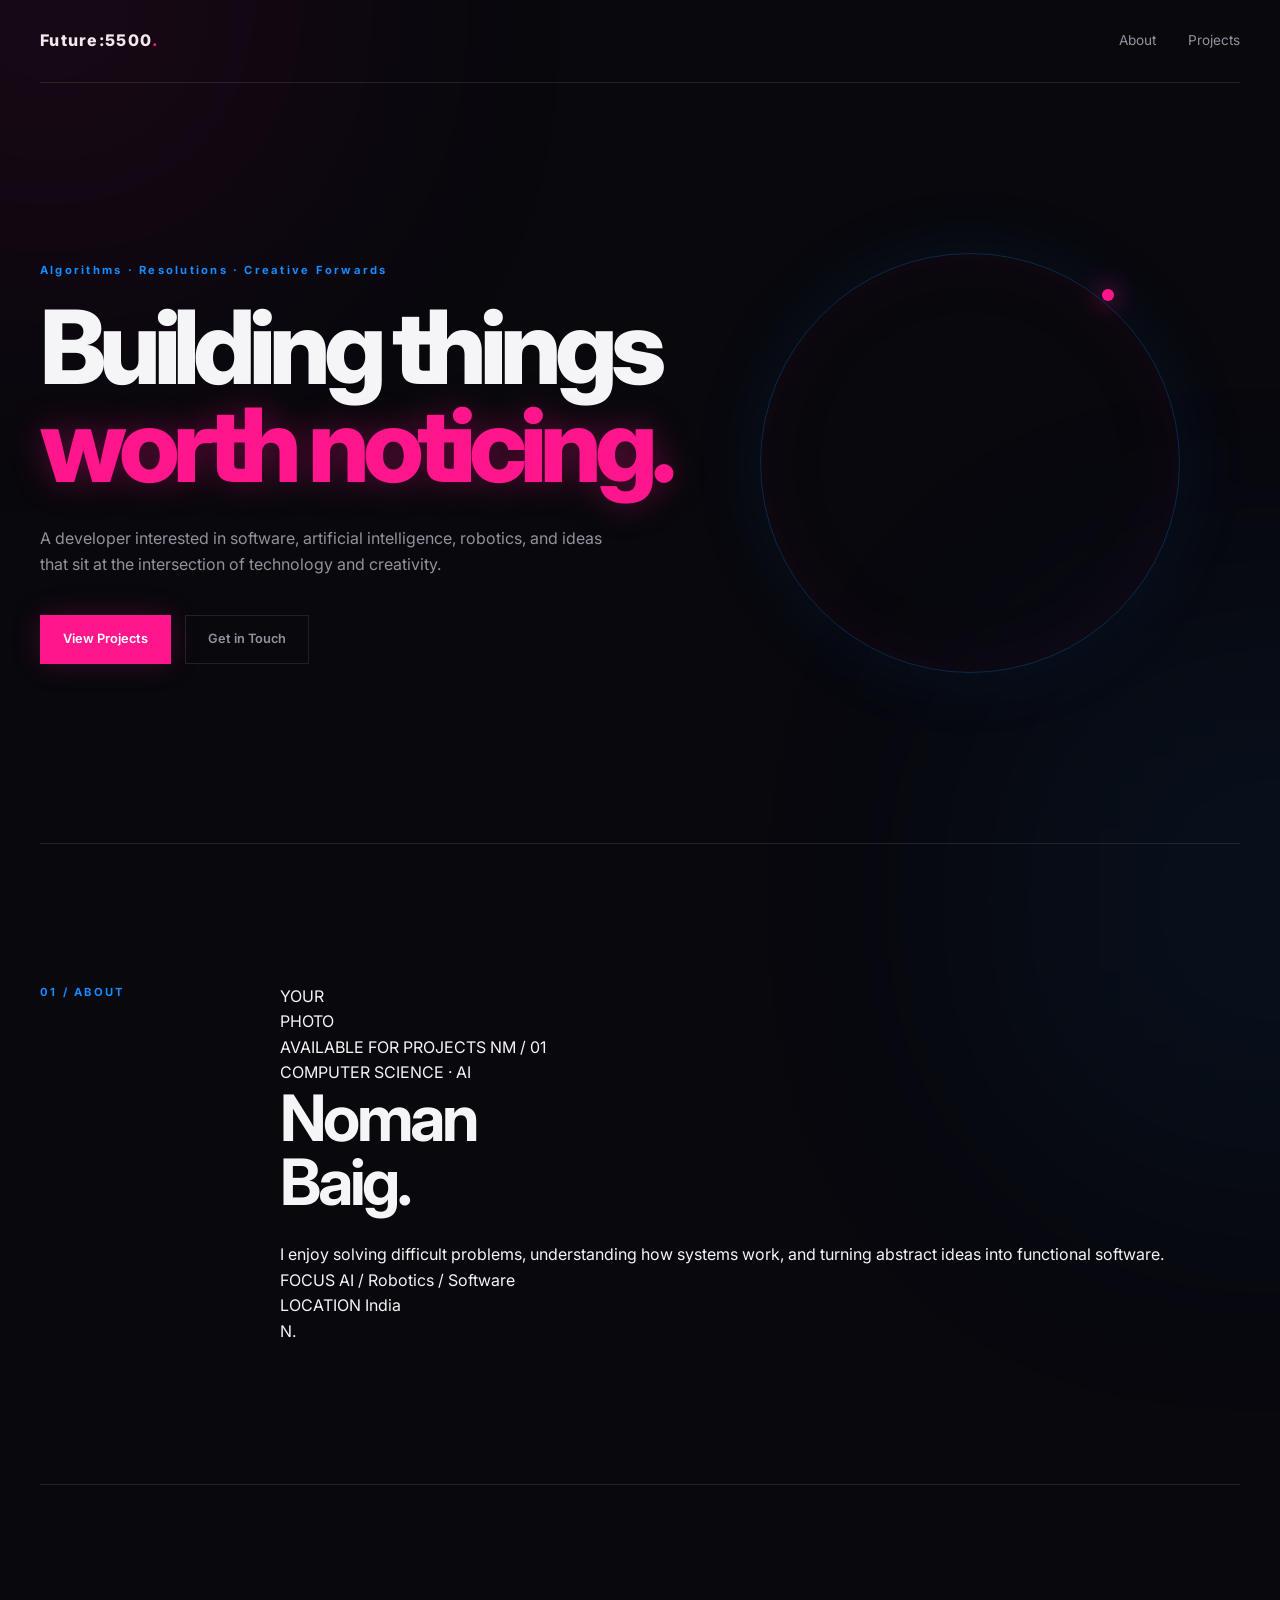
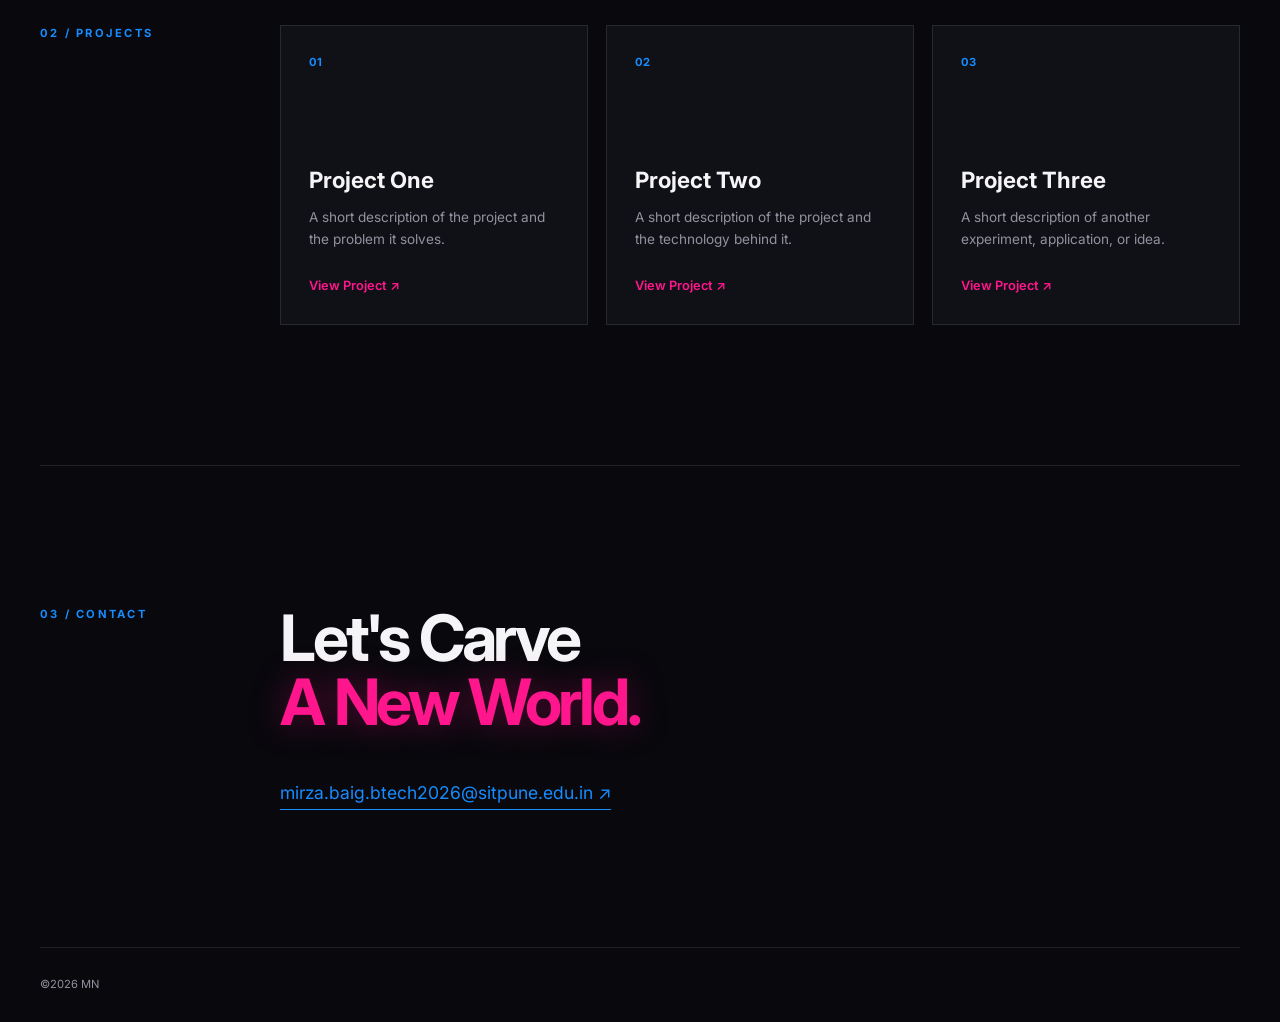
<file: htmlmisc1.html>
<!doctype html>
<html lang="en">
  <head>
    <meta charset="UTF-8" />
    <meta name="viewport" content="width=device-width, initial-scale=1.0" />
    <title>Portfolio Wesbite</title>
    <link rel="stylesheet" href="style.css" />
  </head>
  <body>
    <header class="navbar">
      <a href="#" class="logo">Future:5500<span>.</span></a>

      <nav>
        <a href="#about">About</a>
        <a href="#projects">Projects</a>
      </nav>
    </header>

    <main>
      <section class="hero">
        <div class="hero-content">
          <p class="eyebrow">Algorithms · Resolutions · Creative Forwards</p>
          <h1>Building things<br /><span>worth noticing.</span></h1>
          <p class="hero-text">
            A developer interested in software, artificial intelligence,
            robotics, and ideas that sit at the intersection of technology and
            creativity.
          </p>

          <div class="hero-actions">
            <a href="#projects" class="button primary">View Projects</a>
            <a href="#contact" class="button secondary">Get in Touch</a>
          </div>
        </div>

        <div class="hero-orbit"></div>
      </section>

      <section id="about" class="section about">
        <div class="section-label">01 / ABOUT</div>
        <div class="business-card">
          <div class="card-image">
            <div class="image-placeholder">
              <span>YOUR<br />PHOTO</span>
            </div>
          </div>
          <div class="card-info">
            <div class="card-top">
              <span class="card-status">AVAILABLE FOR PROJECTS</span>
              <span class="card-id">NM / 01</span>
            </div>
            <div class="card-main">
              <p class="card-role">COMPUTER SCIENCE · AI</p>
              <h2>Noman<br /><span>Baig.</span></h2>
              <p class="card-bio">
                I enjoy solving difficult problems, understanding how systems
                work, and turning abstract ideas into functional software.
              </p>
            </div>
            <div class="card-bottom">
              <div>
                <span class="detail-label">FOCUS</span>
                <span class="detail-value">AI / Robotics / Software</span>
              </div>
              <div>
                <span class="detail-label">LOCATION</span>
                <span class="detail-value">India</span>
              </div>
              <div class="card-mark">N.</div>
            </div>
          </div>
        </div>
      </section>

      <section id="projects" class="section projects">
        <div class="section-label">02 / PROJECTS</div>

        <div class="project-grid">
          <article class="project-card">
            <span class="project-number">01</span>
            <h3>Project One</h3>
            <p>A short description of the project and the problem it solves.</p>
            <a href="#">View Project ↗</a>
          </article>

          <article class="project-card">
            <span class="project-number">02</span>
            <h3>Project Two</h3>
            <p>
              A short description of the project and the technology behind it.
            </p>
            <a href="#">View Project ↗</a>
          </article>

          <article class="project-card">
            <span class="project-number">03</span>
            <h3>Project Three</h3>
            <p>
              A short description of another experiment, application, or idea.
            </p>
            <a href="#">View Project ↗</a>
          </article>
        </div>
      </section>

      <section id="contact" class="section contact">
        <div class="section-label">03 / CONTACT</div>
        <div class="contact-content">
          <h2>Let's Carve<br /><span> A New World.</span></h2>
          <a href="mailto:mirza.baig.btech2026@sitpune.edu.in" class="contact-link">
            mirza.baig.btech2026@sitpune.edu.in ↗
          </a>
        </div>
      </section>
    </main>

    <footer>
      <span>©2026 MN</span>
    </footer>
  </body>
</html>
</file>
<file: style.css>
@import url('https://fonts.googleapis.com/css2?family=Inter:wght@400;500;600;700;800&display=swap');

:root {
    --background: #08080d;
    --surface: #101017;
    --surface-light: #161620;
    --text: #f5f5f7;
    --muted: #92929e;
    --pink: #ff168c;
    --blue: #168cff;
    --border: rgba(255, 255, 255, 0.1);
}

* {
    margin: 0;
    padding: 0;
    box-sizing: border-box;
}

html {
    scroll-behavior: smooth;
}

body {
    min-height: 100vh;
    background: var(--background);
    color: var(--text);
    font-family: "Inter", sans-serif;
    line-height: 1.6;
    overflow-x: hidden;
}

body::before {
    content: "";
    position: fixed;
    width: 500px;
    height: 500px;
    top: -250px;
    left: -200px;
    background: var(--pink);
    opacity: 0.08;
    filter: blur(140px);
    pointer-events: none;
}

body::after {
    content: "";
    position: fixed;
    width: 500px;
    height: 500px;
    right: -250px;
    bottom: -250px;
    background: var(--blue);
    opacity: 0.08;
    filter: blur(140px);
    pointer-events: none;
}

a {
    color: inherit;
    text-decoration: none;
}

.navbar {
    width: min(1200px, calc(100% - 48px));
    margin: 0 auto;
    padding: 28px 0;
    display: flex;
    justify-content: space-between;
    align-items: center;
    border-bottom: 1px solid var(--border);
}

.logo {
    font-size: 1rem;
    font-weight: 800;
    letter-spacing: 0.08em;
}

.logo span {
    color: var(--pink);
}

nav {
    display: flex;
    gap: 32px;
}

nav a {
    color: var(--muted);
    font-size: 0.85rem;
    transition: color 0.2s ease;
}

nav a:hover {
    color: var(--text);
}

.hero {
    width: min(1200px, calc(100% - 48px));
    min-height: 760px;
    margin: 0 auto;
    display: flex;
    align-items: center;
    position: relative;
}

.hero-content {
    max-width: 780px;
    position: relative;
    z-index: 2;
}

.eyebrow,
.section-label {
    color: var(--blue);
    font-size: 0.7rem;
    font-weight: 700;
    letter-spacing: 0.2em;
}

.hero h1 {
    margin-top: 20px;
    font-size: clamp(3.5rem, 8vw, 7.5rem);
    line-height: 0.95;
    letter-spacing: -0.07em;
    font-weight: 800;
}

.hero h1 span,
.contact h2 span {
    color: var(--pink);
    text-shadow: 0 0 35px rgba(255, 22, 140, 0.35);
}

.hero-text {
    max-width: 570px;
    margin-top: 32px;
    color: var(--muted);
    font-size: 1rem;
}

.hero-actions {
    display: flex;
    gap: 14px;
    margin-top: 38px;
}

.button {
    padding: 13px 22px;
    border: 1px solid var(--border);
    font-size: 0.8rem;
    font-weight: 600;
    transition: all 0.25s ease;
}

.primary {
    background: var(--pink);
    border-color: var(--pink);
    color: #fff;
    box-shadow: 0 0 30px rgba(255, 22, 140, 0.2);
}

.primary:hover {
    box-shadow: 0 0 40px rgba(255, 22, 140, 0.45);
    transform: translateY(-2px);
}

.secondary {
    color: var(--muted);
}

.secondary:hover {
    border-color: var(--blue);
    color: var(--text);
}

.hero-orbit {
    position: absolute;
    width: 420px;
    height: 420px;
    right: 5%;
    border: 1px solid rgba(22, 140, 255, 0.25);
    border-radius: 50%;
    box-shadow:
        0 0 80px rgba(22, 140, 255, 0.08),
        inset 0 0 80px rgba(255, 22, 140, 0.05);
}

.hero-orbit::before {
    content: "";
    position: absolute;
    width: 12px;
    height: 12px;
    top: 35px;
    right: 65px;
    background: var(--pink);
    border-radius: 50%;
    box-shadow: 0 0 25px var(--pink);
}

.section {
    width: min(1200px, calc(100% - 48px));
    margin: 0 auto;
    padding: 140px 0;
    display: grid;
    grid-template-columns: 180px 1fr;
    gap: 60px;
    border-top: 1px solid var(--border);
}

.section-content {
    max-width: 700px;
}

.section h2 {
    font-size: clamp(2.5rem, 5vw, 5rem);
    line-height: 1;
    letter-spacing: -0.05em;
    margin-bottom: 28px;
}

.section-content p {
    color: var(--muted);
    max-width: 600px;
    font-size: 1.1rem;
}

.project-grid {
    display: grid;
    grid-template-columns: repeat(3, 1fr);
    gap: 18px;
}

.project-card {
    min-height: 300px;
    padding: 28px;
    background: var(--surface);
    border: 1px solid var(--border);
    display: flex;
    flex-direction: column;
    transition: border-color 0.25s ease, transform 0.25s ease;
}

.project-card:hover {
    border-color: rgba(255, 22, 140, 0.5);
    transform: translateY(-5px);
}

.project-number {
    color: var(--blue);
    font-size: 0.7rem;
    font-weight: 700;
}

.project-card h3 {
    margin-top: auto;
    font-size: 1.4rem;
}

.project-card p {
    margin-top: 10px;
    color: var(--muted);
    font-size: 0.85rem;
}

.project-card a {
    margin-top: 25px;
    color: var(--pink);
    font-size: 0.8rem;
    font-weight: 600;
}

.contact-content {
    position: relative;
}

.contact h2 {
    margin-bottom: 45px;
}

.contact-link {
    color: var(--blue);
    font-size: 1.1rem;
    border-bottom: 1px solid var(--blue);
    padding-bottom: 6px;
    transition: color 0.2s ease, border-color 0.2s ease;
}

.contact-link:hover {
    color: var(--pink);
    border-color: var(--pink);
}

footer {
    width: min(1200px, calc(100% - 48px));
    margin: 0 auto;
    padding: 28px 0;
    border-top: 1px solid var(--border);
    display: flex;
    justify-content: space-between;
    color: var(--muted);
    font-size: 0.7rem;
}

@media (max-width: 800px) {
    .navbar {
        width: min(100% - 32px, 1200px);
    }

    nav {
        gap: 16px;
    }

    .hero {
        width: min(100% - 32px, 1200px);
        min-height: 650px;
    }

    .hero-orbit {
        width: 280px;
        height: 280px;
        right: -80px;
        opacity: 0.5;
    }

    .section {
        width: min(100% - 32px, 1200px);
        grid-template-columns: 1fr;
        gap: 30px;
        padding: 90px 0;
    }

    .project-grid {
        grid-template-columns: 1fr;
    }

    footer {
        width: min(100% - 32px, 1200px);
    }
}

@media (max-width: 500px) {
    nav a {
        font-size: 0.7rem;
    }

    .hero h1 {
        font-size: 3.5rem;
    }

    .hero-actions {
        flex-direction: column;
        align-items: flex-start;
    }

    footer {
        flex-direction: column;
        gap: 8px;
    }
}
</file>
